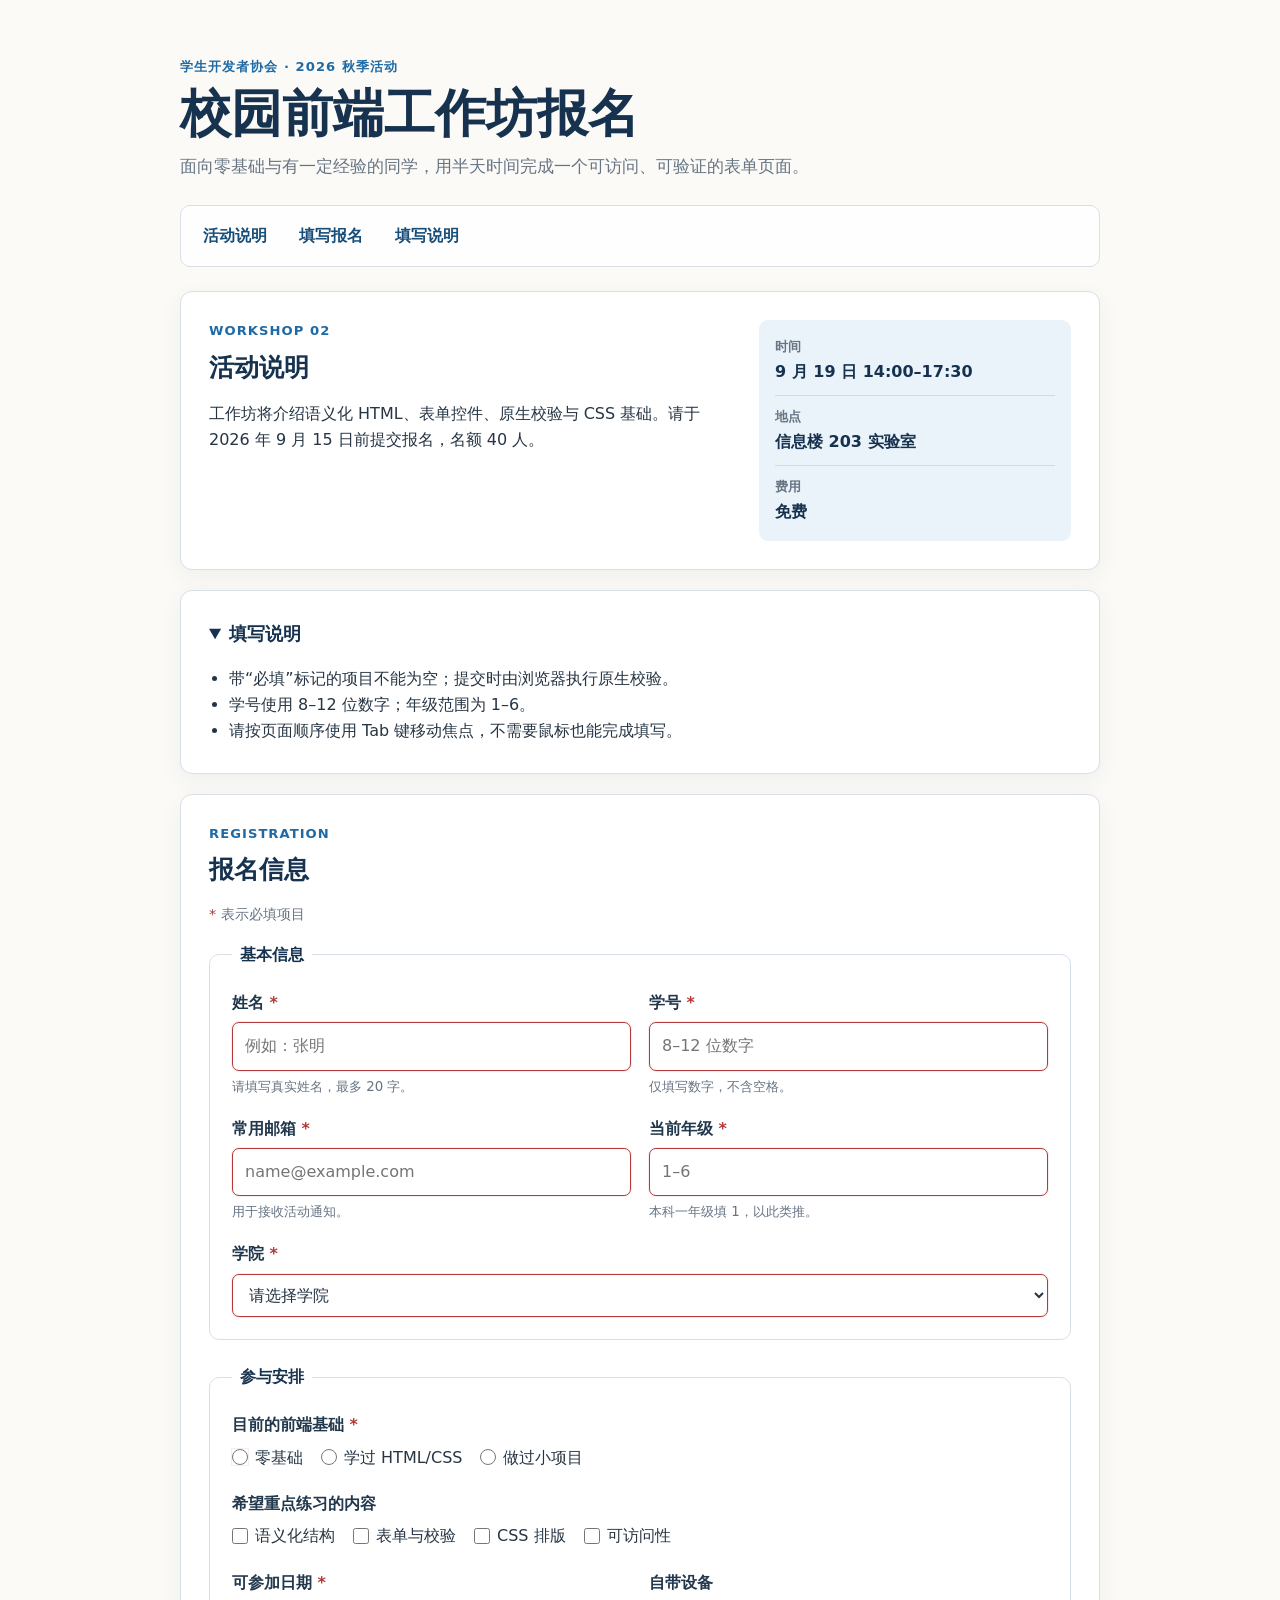
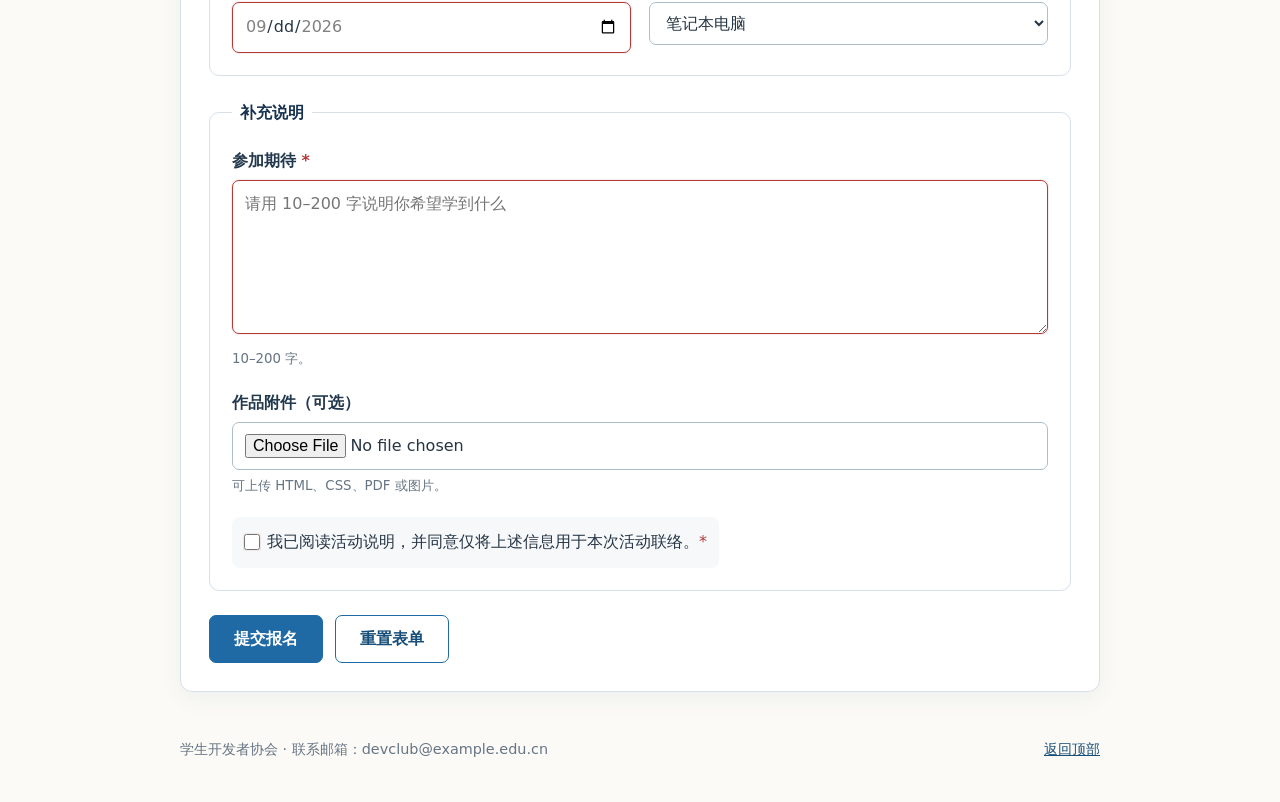
<file: collect-form/index.html>
<!DOCTYPE html>
<html lang="zh-CN">
<head>
  <meta charset="UTF-8">
  <meta name="viewport" content="width=device-width, initial-scale=1.0">
  <meta name="description" content="校园前端工作坊报名信息采集页">
  <title>校园前端工作坊报名</title>
  <link rel="stylesheet" href="css/style.css">
</head>
<body id="top">
  <header class="site-header">
    <p class="eyebrow">学生开发者协会 · 2026 秋季活动</p>
    <h1>校园前端工作坊报名</h1>
    <p>面向零基础与有一定经验的同学，用半天时间完成一个可访问、可验证的表单页面。</p>
  </header>

  <nav aria-label="页面导航">
    <a href="#about">活动说明</a>
    <a href="#signup">填写报名</a>
    <a href="#notes">填写说明</a>
  </nav>

  <main>
    <section id="about" class="intro" aria-labelledby="about-title">
      <div>
        <p class="section-kicker">Workshop 02</p>
        <h2 id="about-title">活动说明</h2>
        <p>工作坊将介绍语义化 HTML、表单控件、原生校验与 CSS 基础。请于 2026 年 9 月 15 日前提交报名，名额 40 人。</p>
      </div>
      <dl class="facts">
        <div><dt>时间</dt><dd>9 月 19 日 14:00–17:30</dd></div>
        <div><dt>地点</dt><dd>信息楼 203 实验室</dd></div>
        <div><dt>费用</dt><dd>免费</dd></div>
      </dl>
    </section>

    <section id="notes" aria-labelledby="notes-title">
      <details open>
        <summary id="notes-title">填写说明</summary>
        <ul>
          <li>带“必填”标记的项目不能为空；提交时由浏览器执行原生校验。</li>
          <li>学号使用 8–12 位数字；年级范围为 1–6。</li>
          <li>请按页面顺序使用 Tab 键移动焦点，不需要鼠标也能完成填写。</li>
        </ul>
      </details>
    </section>

    <section id="signup" aria-labelledby="signup-title">
      <p class="section-kicker">Registration</p>
      <h2 id="signup-title">报名信息</h2>
      <p class="required-note"><span aria-hidden="true">*</span> 表示必填项目</p>

      <form action="#" method="get">
        <fieldset>
          <legend>基本信息</legend>
          <div class="form-grid">
            <div class="field">
              <label for="student-name">姓名 <span aria-hidden="true">*</span></label>
              <input type="text" id="student-name" name="student_name" placeholder="例如：张明" autocomplete="name" maxlength="20" required>
              <small>请填写真实姓名，最多 20 字。</small>
            </div>

            <div class="field">
              <label for="student-id">学号 <span aria-hidden="true">*</span></label>
              <input type="text" id="student-id" name="student_id" inputmode="numeric" placeholder="8–12 位数字" pattern="[0-9]{8,12}" title="请输入 8 至 12 位数字学号" required>
              <small>仅填写数字，不含空格。</small>
            </div>

            <div class="field">
              <label for="email">常用邮箱 <span aria-hidden="true">*</span></label>
              <input type="email" id="email" name="email" placeholder="name@example.com" autocomplete="email" required>
              <small>用于接收活动通知。</small>
            </div>

            <div class="field">
              <label for="grade">当前年级 <span aria-hidden="true">*</span></label>
              <input type="number" id="grade" name="grade" min="1" max="6" placeholder="1–6" required>
              <small>本科一年级填 1，以此类推。</small>
            </div>

            <div class="field full-width">
              <label for="college">学院 <span aria-hidden="true">*</span></label>
              <select id="college" name="college" required>
                <option value="">请选择学院</option>
                <option value="information">信息学院</option>
                <option value="software">软件学院</option>
                <option value="math">数学与统计学院</option>
                <option value="other">其他学院</option>
              </select>
            </div>
          </div>
        </fieldset>

        <fieldset>
          <legend>参与安排</legend>
          <div class="field">
            <span class="field-label">目前的前端基础 <span aria-hidden="true">*</span></span>
            <div class="options">
              <label><input type="radio" name="experience" value="beginner" required> 零基础</label>
              <label><input type="radio" name="experience" value="basic"> 学过 HTML/CSS</label>
              <label><input type="radio" name="experience" value="project"> 做过小项目</label>
            </div>
          </div>

          <div class="field">
            <span class="field-label">希望重点练习的内容</span>
            <div class="options">
              <label><input type="checkbox" name="interest" value="semantic"> 语义化结构</label>
              <label><input type="checkbox" name="interest" value="form"> 表单与校验</label>
              <label><input type="checkbox" name="interest" value="css"> CSS 排版</label>
              <label><input type="checkbox" name="interest" value="accessibility"> 可访问性</label>
            </div>
          </div>

          <div class="form-grid">
            <div class="field">
              <label for="preferred-date">可参加日期 <span aria-hidden="true">*</span></label>
              <input type="date" id="preferred-date" name="preferred_date" min="2026-09-12" max="2026-09-30" required>
            </div>

            <div class="field">
              <label for="device">自带设备</label>
              <select id="device" name="device">
                <option value="laptop">笔记本电脑</option>
                <option value="shared">需要借用机房设备</option>
              </select>
            </div>
          </div>
        </fieldset>

        <fieldset>
          <legend>补充说明</legend>
          <div class="field">
            <label for="expectation">参加期待 <span aria-hidden="true">*</span></label>
            <textarea id="expectation" name="expectation" rows="5" placeholder="请用 10–200 字说明你希望学到什么" minlength="10" maxlength="200" required></textarea>
            <small>10–200 字。</small>
          </div>

          <div class="field">
            <label for="work-sample">作品附件（可选）</label>
            <input type="file" id="work-sample" name="work_sample" accept=".html,.css,.pdf,image/*">
            <small>可上传 HTML、CSS、PDF 或图片。</small>
          </div>

          <label class="consent">
            <input type="checkbox" name="consent" value="yes" required>
            <span>我已阅读活动说明，并同意仅将上述信息用于本次活动联络。<span aria-hidden="true">*</span></span>
          </label>
        </fieldset>

        <div class="form-actions">
          <button type="submit">提交报名</button>
          <button type="reset" class="secondary">重置表单</button>
        </div>
      </form>
    </section>
  </main>

  <footer>
    <p>学生开发者协会 · 联系邮箱：devclub@example.edu.cn</p>
    <a href="#top" aria-label="返回页面顶部">返回顶部</a>
  </footer>
</body>
</html>
</file>
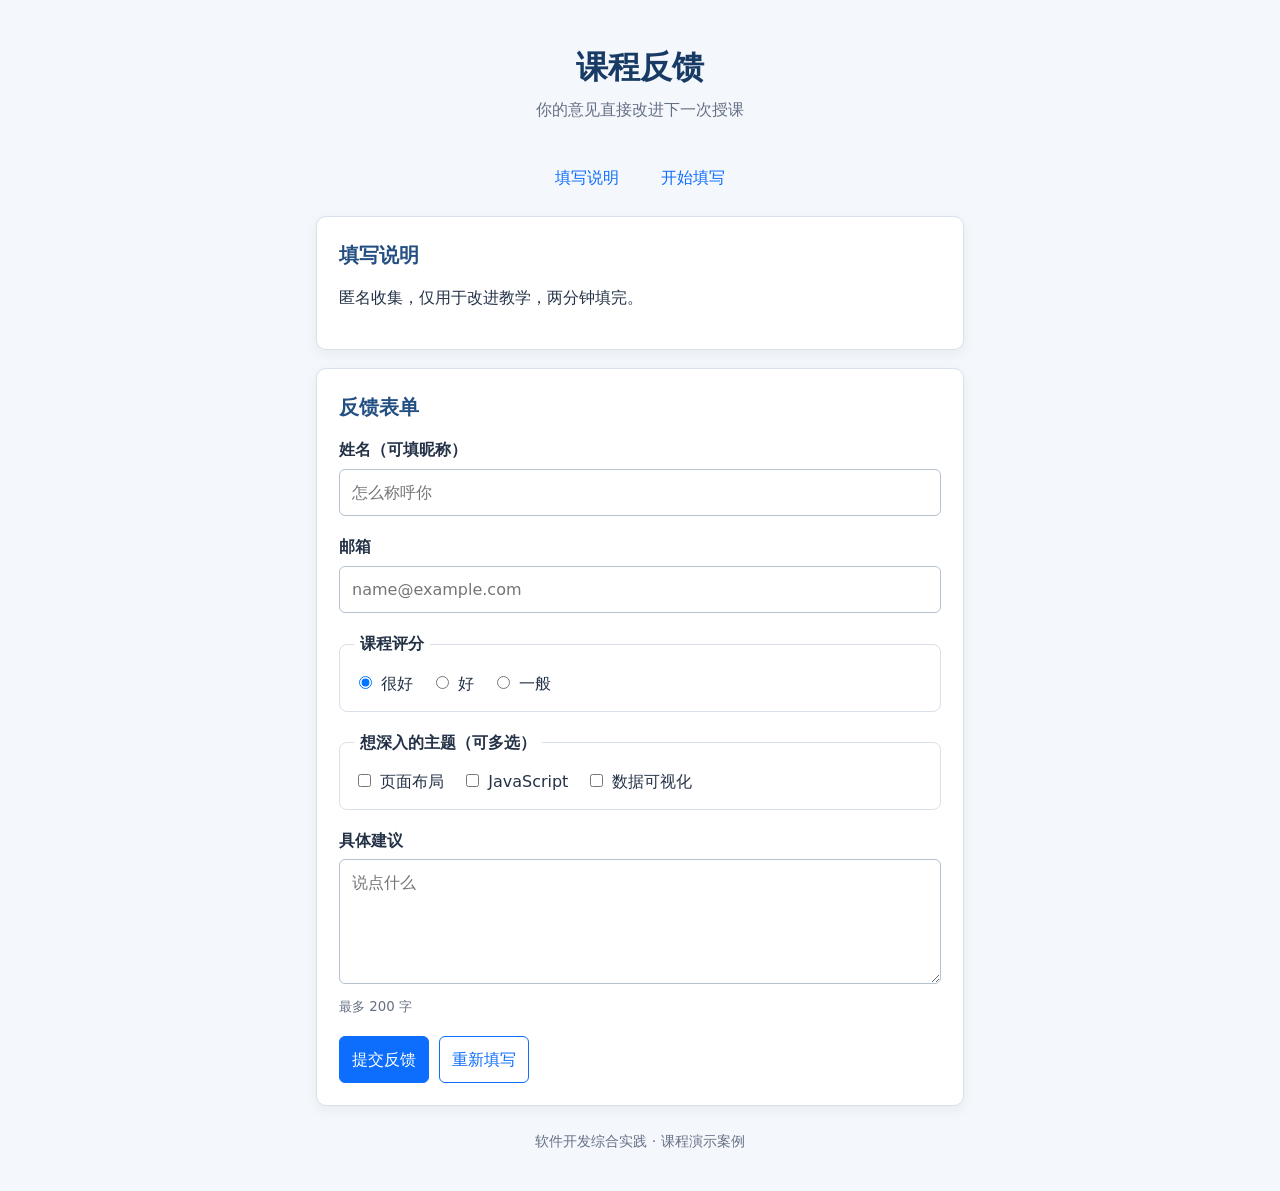
<file: feedback-form/index.html>
<!DOCTYPE html>
<html lang="zh-CN">
<head>
  <meta charset="UTF-8">
  <meta name="viewport" content="width=device-width, initial-scale=1.0">
  <meta name="description" content="软件开发综合实践课程反馈信息采集页">
  <title>课程反馈</title>
  <link rel="stylesheet" href="css/style.css">
</head>
<body>
  <header>
    <h1>课程反馈</h1>
    <p>你的意见直接改进下一次授课</p>
  </header>

  <nav aria-label="页面导航">
    <a href="#intro">填写说明</a>
    <a href="#form">开始填写</a>
  </nav>

  <main>
    <section id="intro" aria-labelledby="intro-title">
      <h2 id="intro-title">填写说明</h2>
      <p>匿名收集，仅用于改进教学，两分钟填完。</p>
    </section>

    <section id="form" aria-labelledby="form-title">
      <h2 id="form-title">反馈表单</h2>
      <form action="#" method="get">
        <p class="form-field">
          <label for="name">姓名（可填昵称）</label>
          <input type="text" id="name" name="name" placeholder="怎么称呼你" required>
        </p>

        <p class="form-field">
          <label for="mail">邮箱</label>
          <input type="email" id="mail" name="mail" placeholder="name@example.com" required>
        </p>

        <fieldset>
          <legend>课程评分</legend>
          <div class="choice-list">
            <label><input type="radio" name="score" value="5" checked> 很好</label>
            <label><input type="radio" name="score" value="4"> 好</label>
            <label><input type="radio" name="score" value="3"> 一般</label>
          </div>
        </fieldset>

        <fieldset>
          <legend>想深入的主题（可多选）</legend>
          <div class="choice-list">
            <label><input type="checkbox" name="topic" value="layout"> 页面布局</label>
            <label><input type="checkbox" name="topic" value="js"> JavaScript</label>
            <label><input type="checkbox" name="topic" value="chart"> 数据可视化</label>
          </div>
        </fieldset>

        <p class="form-field">
          <label for="advice">具体建议</label>
          <textarea id="advice" name="advice" rows="4" maxlength="200" placeholder="说点什么"></textarea>
          <small>最多 200 字</small>
        </p>

        <p class="form-actions">
          <button type="submit">提交反馈</button>
          <button type="reset" class="secondary">重新填写</button>
        </p>
      </form>
    </section>
  </main>

  <footer>
    <p>软件开发综合实践 · 课程演示案例</p>
  </footer>
</body>
</html>
</file>
<file: collect-form/css/style.css>
* {
  box-sizing: border-box;
}

:root {
  color-scheme: light;
  --navy: #16324f;
  --blue: #1f6aa5;
  --blue-dark: #174e79;
  --blue-soft: #eaf3fa;
  --cream: #fbfaf6;
  --paper: #ffffff;
  --text: #263544;
  --muted: #667484;
  --line: #d7e0e8;
  --danger: #b33a3a;
  --success: #2e7d55;
}

html {
  scroll-behavior: smooth;
}

body {
  min-width: 320px;
  margin: 0;
  color: var(--text);
  background: var(--cream);
  font-family: "Microsoft YaHei", "PingFang SC", system-ui, sans-serif;
  font-size: 16px;
  line-height: 1.65;
}

.site-header,
nav,
main,
footer {
  width: min(920px, calc(100% - 32px));
  margin-right: auto;
  margin-left: auto;
}

.site-header {
  padding: 56px 0 24px;
}

.eyebrow,
.section-kicker {
  margin: 0 0 6px;
  color: var(--blue);
  font-size: 0.82rem;
  font-weight: 700;
  letter-spacing: 0.08em;
  text-transform: uppercase;
}

h1,
h2,
p {
  margin-top: 0;
}

h1 {
  max-width: 680px;
  margin-bottom: 10px;
  color: var(--navy);
  font-size: clamp(2rem, 5vw, 3.2rem);
  line-height: 1.16;
}

.site-header > p:last-child {
  max-width: 720px;
  margin-bottom: 0;
  color: var(--muted);
  font-size: 1.05rem;
}

nav {
  display: flex;
  gap: 8px;
  padding: 10px;
  border: 1px solid var(--line);
  border-radius: 10px;
  background: rgb(255 255 255 / 88%);
}

nav a {
  padding: 7px 12px;
  border-radius: 7px;
  color: var(--blue-dark);
  font-weight: 600;
  text-decoration: none;
}

nav a:hover {
  background: var(--blue-soft);
}

main {
  padding: 24px 0 10px;
}

section {
  margin-bottom: 20px;
  padding: 28px;
  border: 1px solid var(--line);
  border-radius: 12px;
  background: var(--paper);
  box-shadow: 0 7px 22px rgb(34 64 96 / 6%);
}

.intro {
  display: grid;
  grid-template-columns: 1.25fr 0.75fr;
  gap: 30px;
  align-items: start;
}

h2 {
  margin-bottom: 12px;
  color: var(--navy);
  font-size: 1.55rem;
}

.facts {
  margin: 0;
  padding: 16px;
  border-radius: 9px;
  background: var(--blue-soft);
}

.facts div + div {
  margin-top: 10px;
  padding-top: 10px;
  border-top: 1px solid #c9dce9;
}

.facts dt {
  color: var(--muted);
  font-size: 0.82rem;
  font-weight: 700;
}

.facts dd {
  margin: 1px 0 0;
  color: var(--navy);
  font-weight: 600;
}

details summary {
  color: var(--navy);
  font-size: 1.15rem;
  font-weight: 700;
  cursor: pointer;
}

details ul {
  margin-bottom: 0;
  padding-left: 1.25rem;
}

.required-note {
  color: var(--muted);
  font-size: 0.9rem;
}

.required-note span,
label span[aria-hidden="true"],
.field-label span[aria-hidden="true"],
.consent span span[aria-hidden="true"] {
  color: var(--danger);
}

fieldset {
  margin: 0 0 24px;
  padding: 22px;
  border: 1px solid var(--line);
  border-radius: 10px;
}

legend {
  padding: 0 8px;
  color: var(--navy);
  font-weight: 700;
}

.form-grid {
  display: grid;
  grid-template-columns: repeat(2, minmax(0, 1fr));
  gap: 18px;
}

.field {
  margin-bottom: 20px;
}

.form-grid .field,
.field:last-child {
  margin-bottom: 0;
}

.full-width {
  grid-column: 1 / -1;
}

.field > label,
.field-label {
  display: block;
  margin-bottom: 6px;
  color: #22384d;
  font-weight: 650;
}

input,
select,
textarea,
button {
  font: inherit;
}

input[type="text"],
input[type="email"],
input[type="number"],
input[type="date"],
input[type="file"],
select,
textarea {
  width: 100%;
  padding: 10px 12px;
  border: 1px solid #aebdca;
  border-radius: 7px;
  color: var(--text);
  background: #fff;
}

textarea {
  min-height: 126px;
  resize: vertical;
}

small {
  display: block;
  margin-top: 5px;
  color: var(--muted);
}

.options {
  display: flex;
  flex-wrap: wrap;
  gap: 10px 18px;
}

.options label,
.consent {
  display: inline-flex;
  gap: 7px;
  align-items: flex-start;
  cursor: pointer;
}

input[type="radio"],
input[type="checkbox"] {
  width: 1rem;
  height: 1rem;
  margin: 0.27rem 0 0;
  accent-color: var(--blue);
}

.consent {
  padding: 12px;
  border-radius: 8px;
  background: #f6f8fa;
}

/* 研究任务一：不使用 JavaScript 的原生表单状态反馈。 */
input:required:invalid,
select:required:invalid,
textarea:required:invalid {
  border-color: var(--danger);
  box-shadow: 0 0 0 1px rgb(179 58 58 / 9%);
}

input:required:valid,
select:required:valid,
textarea:required:valid {
  border-color: var(--success);
}

input:focus,
select:focus,
textarea:focus,
button:focus,
summary:focus,
a:focus {
  outline: 3px solid rgb(31 106 165 / 24%);
  outline-offset: 2px;
  border-color: var(--blue);
}

.form-actions {
  display: flex;
  gap: 12px;
}

button {
  padding: 10px 24px;
  border: 1px solid var(--blue);
  border-radius: 7px;
  color: #fff;
  background: var(--blue);
  font-weight: 700;
  cursor: pointer;
}

button:hover {
  background: var(--blue-dark);
}

button.secondary {
  color: var(--blue-dark);
  background: #fff;
}

footer {
  display: flex;
  justify-content: space-between;
  padding: 16px 0 40px;
  color: var(--muted);
  font-size: 0.9rem;
}

footer p {
  margin-bottom: 0;
}

footer a {
  color: var(--blue-dark);
}

@media (max-width: 700px) {
  .site-header {
    padding-top: 34px;
  }

  nav {
    flex-wrap: wrap;
  }

  .intro,
  .form-grid {
    grid-template-columns: 1fr;
  }

  section,
  fieldset {
    padding: 20px;
  }

  .full-width {
    grid-column: auto;
  }
}

@media (max-width: 480px) {
  .site-header,
  nav,
  main,
  footer {
    width: min(100% - 20px, 920px);
  }

  section {
    padding: 17px;
  }

  fieldset {
    padding: 15px;
  }

  .options,
  .form-actions,
  footer {
    flex-direction: column;
  }

  button {
    width: 100%;
  }
}
</file>
<file: feedback-form/css/style.css>
* {
  box-sizing: border-box;
}

:root {
  color-scheme: light;
  --primary: #0d6efd;
  --primary-dark: #0a58ca;
  --text: #243247;
  --muted: #667085;
  --line: #d9e0e8;
  --surface: #ffffff;
  --background: #f4f7fb;
}

body {
  max-width: 680px;
  margin: 0 auto;
  padding: 24px 16px;
  color: var(--text);
  background: var(--background);
  font-family: "Microsoft YaHei", "PingFang SC", system-ui, sans-serif;
  font-size: 16px;
  line-height: 1.6;
}

header {
  padding: 18px 12px 8px;
  text-align: center;
}

h1,
h2,
p {
  margin-top: 0;
}

h1 {
  margin-bottom: 4px;
  color: #183b66;
  font-size: 2rem;
}

header p,
footer {
  color: var(--muted);
}

nav {
  margin: 12px 0 20px;
  text-align: center;
}

nav a {
  display: inline-block;
  margin: 0 8px;
  padding: 6px 10px;
  color: var(--primary);
  text-decoration: none;
}

nav a:hover,
nav a:focus-visible {
  color: var(--primary-dark);
  text-decoration: underline;
}

section {
  margin-bottom: 18px;
  padding: 22px;
  border: 1px solid var(--line);
  border-radius: 10px;
  background: var(--surface);
  box-shadow: 0 4px 14px rgb(32 56 85 / 6%);
}

h2 {
  margin-bottom: 14px;
  color: #234f82;
  font-size: 1.25rem;
}

.form-field {
  margin-bottom: 18px;
}

.form-field > label {
  display: block;
  margin-bottom: 6px;
  font-weight: 600;
}

input[type="text"],
input[type="email"],
textarea {
  width: 100%;
}

input,
textarea,
button {
  padding: 10px 12px;
  border: 1px solid #b7c2cf;
  border-radius: 6px;
  font: inherit;
}

input:focus-visible,
textarea:focus-visible,
button:focus-visible,
a:focus-visible {
  outline: 3px solid rgb(13 110 253 / 22%);
  outline-offset: 2px;
}

fieldset {
  margin: 0 0 18px;
  padding: 14px;
  border: 1px solid var(--line);
  border-radius: 8px;
}

legend {
  padding: 0 6px;
  font-weight: 600;
}

.choice-list {
  display: flex;
  flex-wrap: wrap;
  gap: 10px 18px;
}

.choice-list label {
  cursor: pointer;
}

.choice-list input {
  margin-right: 4px;
}

small {
  display: block;
  margin-top: 5px;
  color: var(--muted);
}

.form-actions {
  display: flex;
  gap: 10px;
  margin-bottom: 0;
}

button {
  border-color: var(--primary);
  color: #fff;
  background: var(--primary);
  cursor: pointer;
}

button:hover {
  background: var(--primary-dark);
}

button.secondary {
  color: var(--primary);
  background: #fff;
}

footer {
  padding-top: 6px;
  text-align: center;
  font-size: 14px;
}

@media (max-width: 520px) {
  body {
    padding: 12px;
  }

  section {
    padding: 18px;
  }

  .choice-list,
  .form-actions {
    flex-direction: column;
  }
}
</file>
